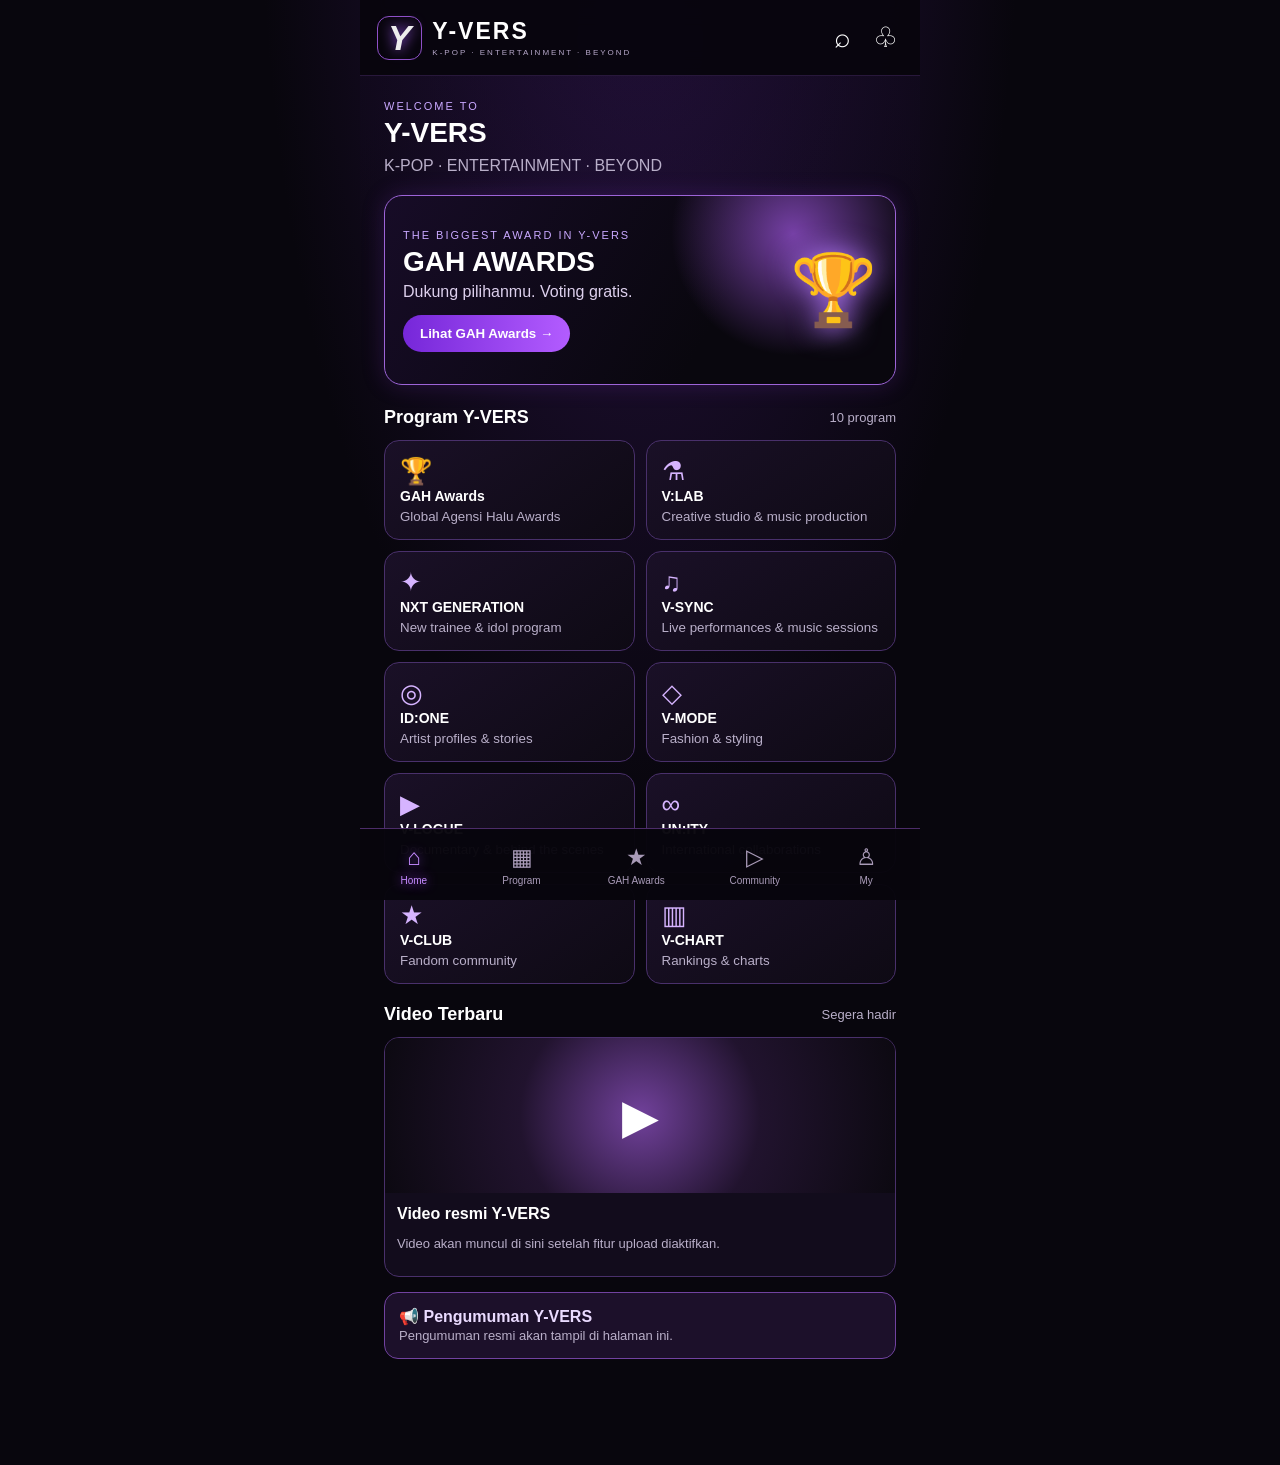
<file: index-y-vers.html>
<!doctype html>
<html lang="id">
<head>
  <meta charset="utf-8">
  <meta name="viewport" content="width=device-width,initial-scale=1,viewport-fit=cover">
  <meta name="theme-color" content="#08060d">
  <meta name="description" content="Y-VERS — K-pop, Entertainment, Beyond">
  <style>
:root{color-scheme:dark;--bg:#08060d;--panel:#151020;--line:#49306b;--purple:#9d4dff;--silver:#e8e5f0;--muted:#b9afc9}
*{box-sizing:border-box}body{margin:0;background:radial-gradient(ellipse at 50% -10%,#291344 0,transparent 42%),var(--bg);color:#fff;font-family:Arial,Helvetica,sans-serif}
.app-shell{max-width:560px;min-height:100dvh;margin:auto;padding-bottom:82px;background:linear-gradient(180deg,rgba(20,10,35,.4),transparent 260px)}
.topbar{height:76px;display:flex;align-items:center;gap:12px;padding:12px 17px;border-bottom:1px solid #28183b;position:sticky;top:0;background:rgba(8,6,13,.94);backdrop-filter:blur(12px);z-index:5}
.brand{display:flex;align-items:center;gap:10px;flex:1}.brand-mark{font-size:35px;font-weight:900;font-style:italic;color:#eee;text-shadow:0 0 14px #a65cff;border:1px solid #8e50c7;border-radius:12px;padding:1px 10px}.brand b{display:block;font-size:23px;letter-spacing:2px}.brand small{display:block;font-size:8px;letter-spacing:2px;color:#b7a8ca;margin-top:3px}.icon-btn{background:none;border:0;color:white;font-size:28px;padding:5px}
main{padding:18px 16px}.eyebrow{color:#c9a8ff;letter-spacing:2px;font-size:11px;text-transform:uppercase}.page-title{font-size:28px;margin:5px 0}.sub{color:var(--muted);line-height:1.45;margin:5px 0 18px}
.hero{border:1px solid #9d64d8;border-radius:18px;padding:22px 18px;min-height:170px;background:radial-gradient(circle at 80% 20%,#7540a5 0,transparent 28%),linear-gradient(120deg,#170c27,#09070e 65%);box-shadow:0 0 22px #6b2ca944;display:flex;align-items:center;justify-content:space-between;gap:10px;margin-bottom:22px}.hero h2{font-size:28px;margin:5px 0}.hero p{color:#ddd0ed;margin:5px 0 14px}.trophy{font-size:70px;filter:drop-shadow(0 0 14px #b57aff)}
.btn{border:0;border-radius:999px;padding:11px 17px;background:linear-gradient(90deg,#7627d9,#b35cff);color:white;font-weight:bold;cursor:pointer}.btn.secondary{background:#171020;border:1px solid #8c58ba}.section-head{display:flex;justify-content:space-between;align-items:center;margin:20px 0 12px}.section-head h3{margin:0;font-size:18px}.muted{color:var(--muted);font-size:13px}
.grid{display:grid;grid-template-columns:repeat(2,minmax(0,1fr));gap:11px}.program-card,.panel,.post{background:linear-gradient(145deg,#1a1027,#0e0a14);border:1px solid var(--line);border-radius:15px;padding:15px}.program-card{min-height:100px;display:flex;flex-direction:column;justify-content:space-between}.program-card .symbol{font-size:26px;color:#d6b4ff}.program-card b{font-size:14px}.program-card small{color:var(--muted);margin-top:5px}
.video-card{border-radius:15px;overflow:hidden;border:1px solid var(--line);background:#120c1c}.video-art{height:155px;display:grid;place-items:center;font-size:48px;background:radial-gradient(circle,#71419b,#21132e 45%,#0c0911);}.video-info{padding:12px}.notice{margin-top:15px;padding:14px;border:1px solid #7142a0;border-radius:14px;background:#1c102a;color:#eadbff}
.tabs{display:flex;gap:8px;overflow:auto;padding-bottom:5px;margin:12px 0}.tab{white-space:nowrap;border:1px solid var(--line);border-radius:999px;background:#130d1c;color:#ddd;padding:9px 13px}.tab.selected{background:#7131b7;border-color:#b77aff}
.nominee{display:flex;align-items:center;justify-content:space-between;gap:10px;margin:9px 0}.nominee strong{font-size:14px}.nominee button{flex-shrink:0}
.profile-head{display:flex;gap:14px;align-items:center;margin:14px 0 20px}.avatar{width:76px;height:76px;border-radius:50%;display:grid;place-items:center;background:linear-gradient(135deg,#a45cff,#21132e);font-size:34px;border:2px solid #d5b4ff}.stats{display:flex;justify-content:space-around;text-align:center;padding:14px 4px;border:1px solid var(--line);border-radius:14px;margin-bottom:14px}.stats b{display:block;font-size:18px}.stats small{color:var(--muted)}
.post{margin:12px 0}.post p{line-height:1.5}.post-actions{display:flex;gap:20px;color:#d8c5ed}.field{width:100%;padding:12px;border-radius:10px;background:#0d0913;border:1px solid var(--line);color:white;margin:7px 0 12px}
.bottom-nav{position:fixed;bottom:0;left:50%;transform:translateX(-50%);width:min(560px,100%);height:72px;display:flex;justify-content:space-around;align-items:center;background:rgba(8,6,13,.97);border-top:1px solid #4c2c69;z-index:10;padding-bottom:env(safe-area-inset-bottom)}.bottom-nav button{border:0;background:none;color:#a99bb8;font-size:10px;display:flex;flex-direction:column;align-items:center;gap:4px;min-width:55px}.bottom-nav button span{font-size:23px}.bottom-nav button.active{color:#c58aff;text-shadow:0 0 12px #a34dff}
#toast{position:fixed;bottom:88px;left:50%;transform:translateX(-50%);background:#2a183d;border:1px solid #9a61cb;color:#fff;border-radius:12px;padding:10px 14px;opacity:0;pointer-events:none;transition:opacity .2s;z-index:20;max-width:90%;text-align:center}#toast.show{opacity:1}
@media(min-width:500px){main{padding:24px}.hero{min-height:190px}}

</style>
  <title>Y-VERS</title>
</head>
<body>
  <div class="app-shell">
    <header class="topbar">
      <div class="brand"><span class="brand-mark">Y</span><span><b>Y-VERS</b><small>K-POP · ENTERTAINMENT · BEYOND</small></span></div>
      <button class="icon-btn" aria-label="Cari" onclick="toast('Fitur pencarian akan ditambahkan.')">⌕</button>
      <button class="icon-btn" aria-label="Notifikasi" onclick="toast('Belum ada notifikasi.')">♧</button>
    </header>

    <main id="screen" aria-live="polite"></main>

    <nav class="bottom-nav" aria-label="Navigasi utama">
      <button data-page="home" class="active"><span>⌂</span>Home</button>
      <button data-page="program"><span>▦</span>Program</button>
      <button data-page="gah"><span>★</span>GAH Awards</button>
      <button data-page="community"><span>▷</span>Community</button>
      <button data-page="profile"><span>♙</span>My</button>
    </nav>
  </div>
  <div id="toast" role="status"></div>
  <script>
const screen=document.getElementById('screen');
const programs=[
 ['🏆','GAH Awards','Global Agensi Halu Awards'],
 ['⚗','V:LAB','Creative studio & music production'],
 ['✦','NXT GENERATION','New trainee & idol program'],
 ['♫','V-SYNC','Live performances & music sessions'],
 ['◎','ID:ONE','Artist profiles & stories'],
 ['◇','V-MODE','Fashion & styling'],
 ['▶','V-LOGUE','Documentary & behind the scenes'],
 ['∞','UN:ITY','International collaborations'],
 ['★','V-CLUB','Fandom community'],
 ['▥','V-CHART','Rankings & charts']
];
function card(p){return `<article class="program-card"><span class="symbol">${p[0]}</span><b>${p[1]}</b><small>${p[2]}</small></article>`}
function home(){return `<div class="eyebrow">Welcome to</div><h1 class="page-title">Y-VERS</h1><p class="sub">K-POP · ENTERTAINMENT · BEYOND</p>
<section class="hero"><div><div class="eyebrow">The biggest award in Y-VERS</div><h2>GAH AWARDS</h2><p>Dukung pilihanmu. Voting gratis.</p><button class="btn" onclick="navigate('gah')">Lihat GAH Awards →</button></div><div class="trophy">🏆</div></section>
<div class="section-head"><h3>Program Y-VERS</h3><span class="muted">10 program</span></div><div class="grid">${programs.map(card).join('')}</div>
<div class="section-head"><h3>Video Terbaru</h3><span class="muted">Segera hadir</span></div><div class="video-card"><div class="video-art">▶</div><div class="video-info"><b>Video resmi Y-VERS</b><p class="muted">Video akan muncul di sini setelah fitur upload diaktifkan.</p></div></div>
<div class="notice">📢 <b>Pengumuman Y-VERS</b><br><span class="muted">Pengumuman resmi akan tampil di halaman ini.</span></div>`}
function programPage(){return `<div class="eyebrow">Explore all shows</div><h1 class="page-title">Program</h1><p class="sub">10 Program, Satu Dunia Hiburan!</p><div class="tabs"><button class="tab selected">Semua</button><button class="tab">Music</button><button class="tab">Entertainment</button><button class="tab">Special</button></div><div class="grid">${programs.map(card).join('')}</div>`}
function gah(){return `<div class="eyebrow">Y-VERS presents</div><h1 class="page-title">🏆 GAH Awards</h1><p class="sub">Global Agensi Halu Awards</p><section class="hero"><div><h2>GAH AWARDS</h2><p>Celebrate talent. Share the spotlight.</p><span class="muted">Voting belum dibuka.</span></div><div class="trophy">🏆</div></section><div class="tabs"><button class="tab selected">Beranda</button><button class="tab" onclick="toast('Nominasi akan tersedia setelah diumumkan.')">Nominasi</button><button class="tab" onclick="toast('Hasil voting belum tersedia.')">Hasil Voting</button><button class="tab" onclick="toast('Informasi acara segera hadir.')">Acara</button></div><div class="panel"><h3>Cara Voting</h3><p class="muted">1. Masuk ke akun Y-VERS<br>2. Pilih kategori dan nominasi<br>3. Kirim pilihan saat voting resmi dibuka.</p><b style="color:#c99aff">Voting GAH Awards direncanakan gratis.</b></div><div class="notice">📣 Informasi nominasi dan jadwal resmi akan diumumkan di sini.</div>`}
function community(){return `<div class="eyebrow">Connect with fans</div><h1 class="page-title">Community</h1><p class="sub">Bergabung, berbagi, dan terhubung dengan komunitas Y-VERS.</p><div class="panel"><b>Buat postingan</b><textarea class="field" rows="3" placeholder="Apa yang ingin kamu bagikan?" id="postText"></textarea><button class="btn" onclick="addPost()">Posting</button><p class="muted">Postingan demo hanya tersimpan sementara di halaman ini.</p></div><div id="posts"><article class="post"><b>Y-VERS Official</b><p>Selamat datang di Community Y-VERS! ✨</p><div class="post-actions"><span>♡ Suka</span><span>◯ Komentar</span><span>↗ Bagikan</span></div></article></div>`}
function profile(){return `<div class="eyebrow">Your account</div><h1 class="page-title">My Profile</h1><div class="profile-head"><div class="avatar">Y</div><div><h2 style="margin:0">Pengguna Y-VERS</h2><span class="muted">@username</span><p class="muted">Dream Big, Be a Star ✨</p></div></div><div class="stats"><div><b>0</b><small>Postingan</small></div><div><b>0</b><small>Pengikut</small></div><div><b>0</b><small>Mengikuti</small></div></div><div class="panel"><h3>Akun</h3><p>✎ Edit Profil</p><p>☆ Achievement</p><p>🏆 Riwayat Voting GAH Awards</p><p>⚙ Pengaturan</p><p class="muted">Login dan sinkronisasi akun akan dihubungkan pada tahap backend.</p></div>`}
const pages={home,program:programPage,gah,community,profile};
function navigate(page){screen.innerHTML=pages[page]();document.querySelectorAll('.bottom-nav button').forEach(b=>b.classList.toggle('active',b.dataset.page===page));window.scrollTo(0,0)}
document.querySelectorAll('.bottom-nav button').forEach(b=>b.addEventListener('click',()=>navigate(b.dataset.page)));
function toast(message){const el=document.getElementById('toast');el.textContent=message;el.classList.add('show');setTimeout(()=>el.classList.remove('show'),2200)}
function addPost(){const input=document.getElementById('postText');const value=input.value.trim();if(!value){toast('Tulis sesuatu terlebih dahulu.');return}const article=document.createElement('article');article.className='post';article.innerHTML=`<b>Pengguna Y-VERS</b><p></p><div class="post-actions"><span>♡ Suka</span><span>◯ Komentar</span><span>↗ Bagikan</span></div>`;article.querySelector('p').textContent=value;document.getElementById('posts').prepend(article);input.value='';toast('Postingan demo ditambahkan.')}
navigate('home');
if('serviceWorker' in navigator){window.addEventListener('load',()=>navigator.serviceWorker.register('./sw.js').catch(()=>{}))}

</script>
</body>
</html>
</file>
